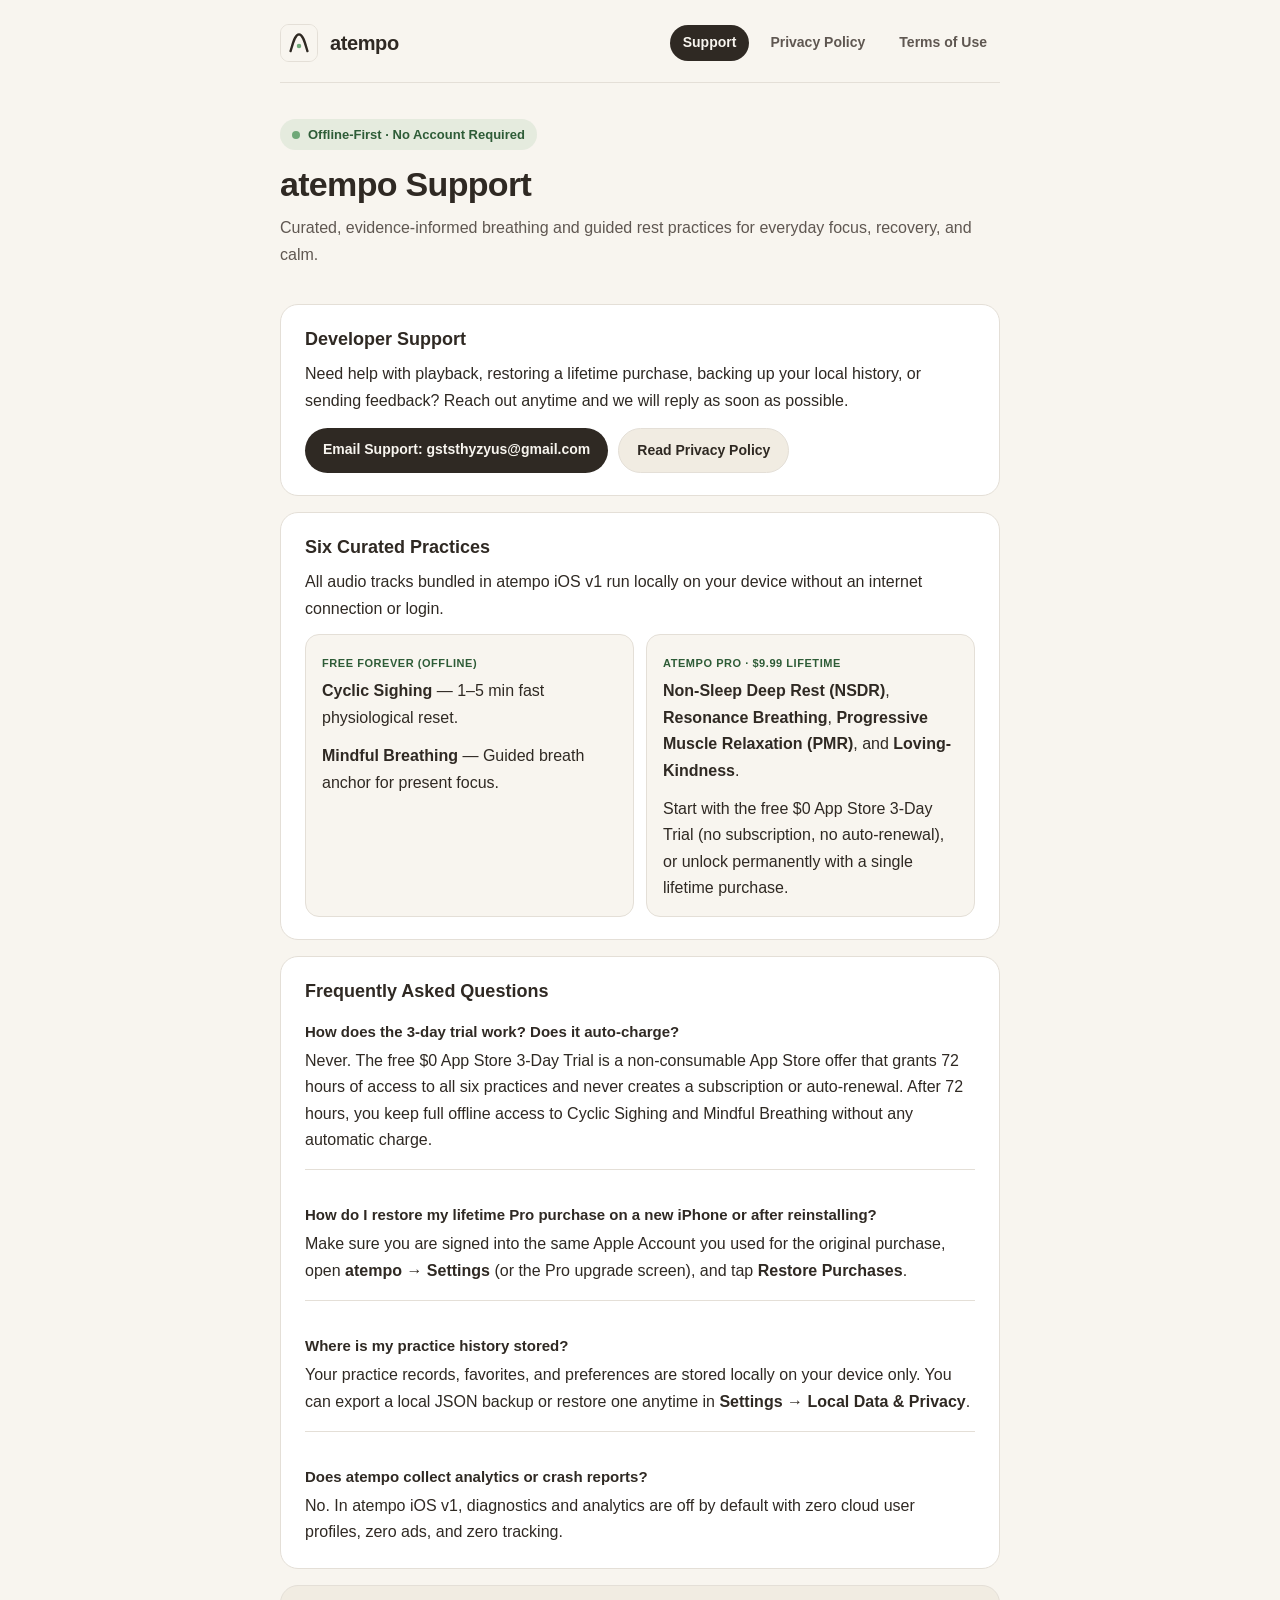
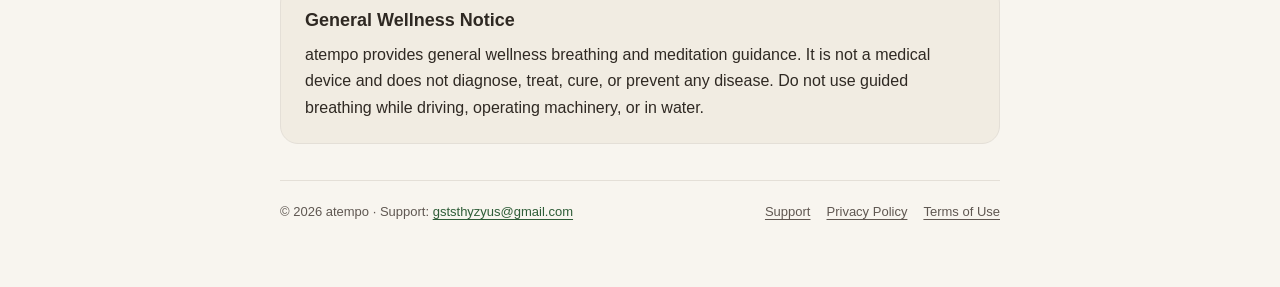
<file: index.html>
<!DOCTYPE html>
<html lang="en">
<head>
  <meta charset="utf-8">
  <meta name="viewport" content="width=device-width, initial-scale=1.0">
  <title>atempo — Support &amp; App Information</title>
  <meta name="description" content="Official support, FAQ, pricing details, and privacy overview for atempo, an offline-first breathing and meditation toolbox for iOS.">
  <link rel="icon" type="image/png" sizes="32x32" href="./assets/icon-32.png">
  <link rel="apple-touch-icon" sizes="180x180" href="./assets/icon-180.png">
  <link rel="stylesheet" href="./styles.css">
</head>
<body>
  <div class="wrap">
    <header class="site-header">
      <a class="brand" href="./">
        <img class="brand-mark" src="./assets/icon.svg" alt="atempo logo">
        <span class="brand-name">atempo</span>
      </a>
      <nav class="nav" aria-label="Primary">
        <a href="./" aria-current="page">Support</a>
        <a href="./privacy.html">Privacy Policy</a>
        <a href="./terms.html">Terms of Use</a>
      </nav>
    </header>

    <main>
      <section class="hero">
        <span class="badge"><span class="badge-dot" aria-hidden="true"></span>Offline-First · No Account Required</span>
        <h1>atempo Support</h1>
        <p class="lead">Curated, evidence-informed breathing and guided rest practices for everyday focus, recovery, and calm.</p>
      </section>

      <div class="stack">
        <section class="card" id="contact">
          <h2>Developer Support</h2>
          <p>Need help with playback, restoring a lifetime purchase, backing up your local history, or sending feedback? Reach out anytime and we will reply as soon as possible.</p>
          <div class="cta-row">
            <a class="btn btn-primary" href="mailto:gststhyzyus@gmail.com?subject=atempo%20iOS%20Support">Email Support: gststhyzyus@gmail.com</a>
            <a class="btn btn-secondary" href="./privacy.html">Read Privacy Policy</a>
          </div>
        </section>

        <section class="card">
          <h2>Six Curated Practices</h2>
          <p>All audio tracks bundled in atempo iOS v1 run locally on your device without an internet connection or login.</p>
          <div class="grid-two">
            <div class="mini-box">
              <span class="mini-label">Free Forever (Offline)</span>
              <p><strong>Cyclic Sighing</strong> — 1–5 min fast physiological reset.</p>
              <p><strong>Mindful Breathing</strong> — Guided breath anchor for present focus.</p>
            </div>
            <div class="mini-box">
              <span class="mini-label">atempo Pro · $9.99 Lifetime</span>
              <p><strong>Non-Sleep Deep Rest (NSDR)</strong>, <strong>Resonance Breathing</strong>, <strong>Progressive Muscle Relaxation (PMR)</strong>, and <strong>Loving-Kindness</strong>.</p>
              <p>Start with the free $0 App Store 3-Day Trial (no subscription, no auto-renewal), or unlock permanently with a single lifetime purchase.</p>
            </div>
          </div>
        </section>

        <section class="card" id="faq">
          <h2>Frequently Asked Questions</h2>

          <div class="faq-item">
            <h3>How does the 3-day trial work? Does it auto-charge?</h3>
            <p>Never. The free $0 App Store 3-Day Trial is a non-consumable App Store offer that grants 72 hours of access to all six practices and never creates a subscription or auto-renewal. After 72 hours, you keep full offline access to Cyclic Sighing and Mindful Breathing without any automatic charge.</p>
          </div>

          <div class="faq-item">
            <h3>How do I restore my lifetime Pro purchase on a new iPhone or after reinstalling?</h3>
            <p>Make sure you are signed into the same Apple Account you used for the original purchase, open <strong>atempo → Settings</strong> (or the Pro upgrade screen), and tap <strong>Restore Purchases</strong>.</p>
          </div>

          <div class="faq-item">
            <h3>Where is my practice history stored?</h3>
            <p>Your practice records, favorites, and preferences are stored locally on your device only. You can export a local JSON backup or restore one anytime in <strong>Settings → Local Data &amp; Privacy</strong>.</p>
          </div>

          <div class="faq-item">
            <h3>Does atempo collect analytics or crash reports?</h3>
            <p>No. In atempo iOS v1, diagnostics and analytics are off by default with zero cloud user profiles, zero ads, and zero tracking.</p>
          </div>
        </section>

        <section class="card card-subtle">
          <h2>General Wellness Notice</h2>
          <p>atempo provides general wellness breathing and meditation guidance. It is not a medical device and does not diagnose, treat, cure, or prevent any disease. Do not use guided breathing while driving, operating machinery, or in water.</p>
        </section>
      </div>
    </main>

    <footer class="site-footer">
      <span>&copy; 2026 atempo · Support: <a href="mailto:gststhyzyus@gmail.com">gststhyzyus@gmail.com</a></span>
      <div class="footer-links">
        <a href="./">Support</a>
        <a href="./privacy.html">Privacy Policy</a>
        <a href="./terms.html">Terms of Use</a>
      </div>
    </footer>
  </div>
</body>
</html>
</file>
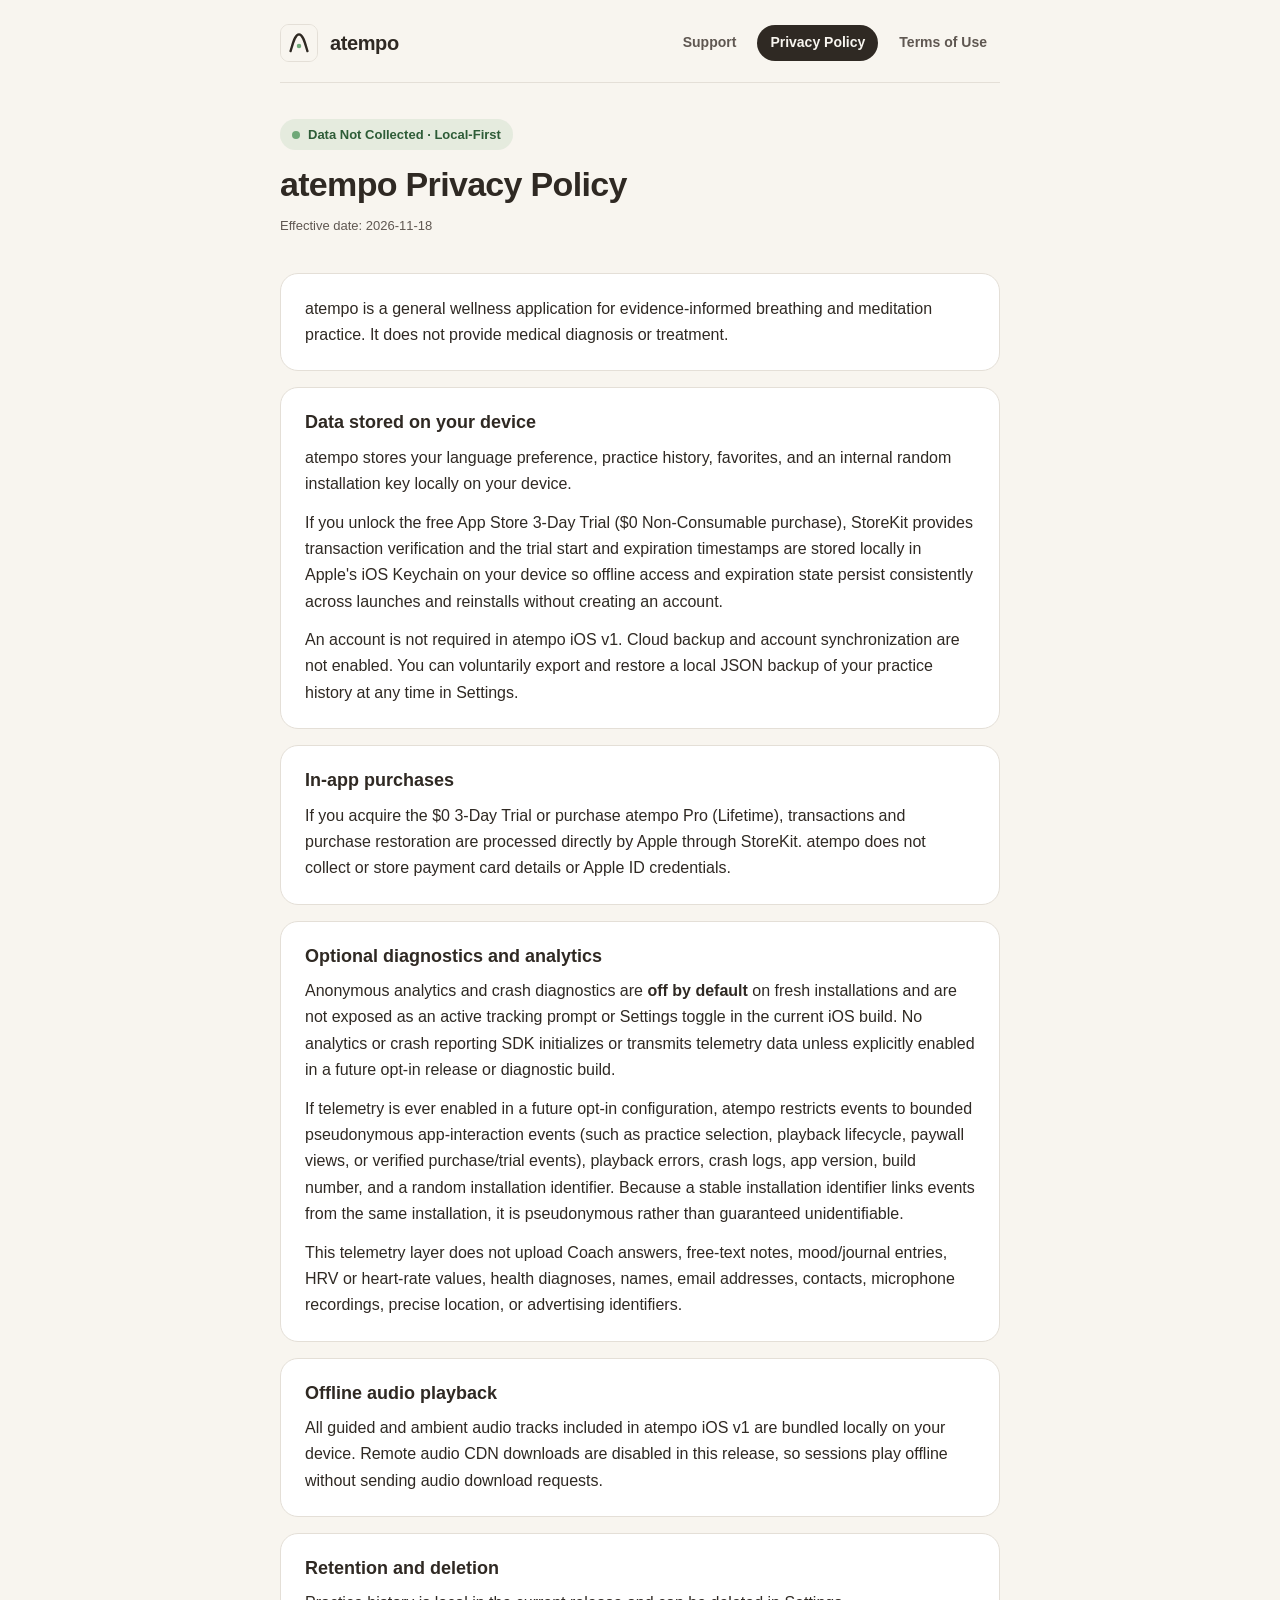
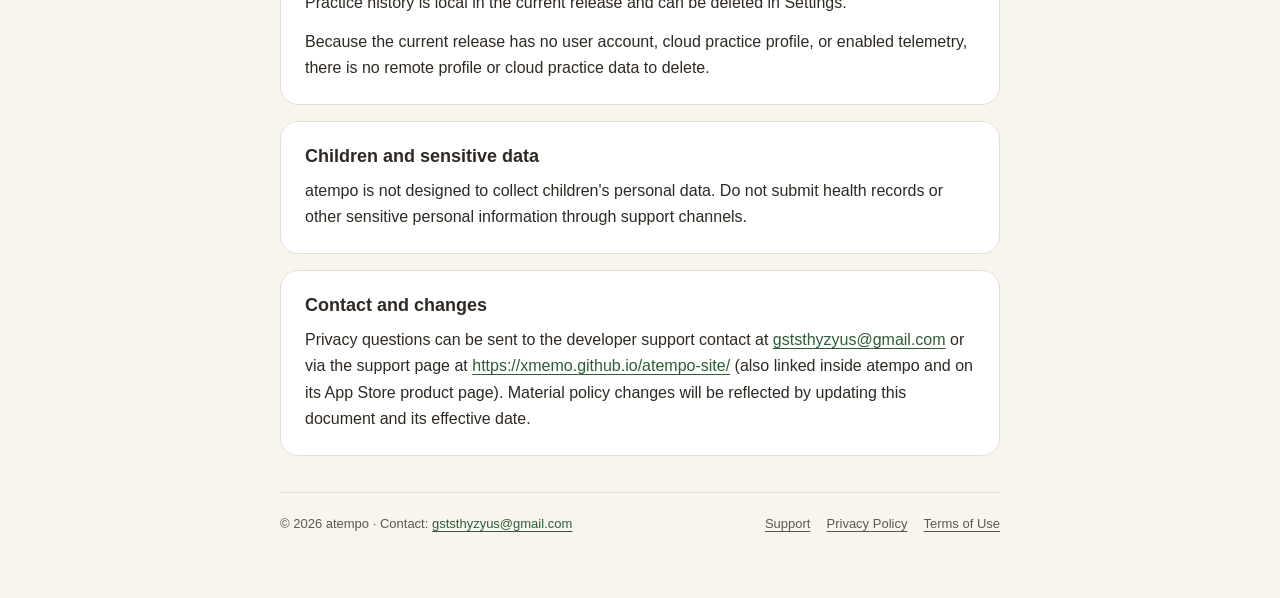
<file: privacy.html>
<!DOCTYPE html>
<html lang="en">
<head>
  <meta charset="utf-8">
  <meta name="viewport" content="width=device-width, initial-scale=1.0">
  <title>Privacy Policy — atempo</title>
  <meta name="description" content="Privacy Policy for atempo iOS v1. Local-first storage, no account required, zero tracking by default.">
  <link rel="icon" type="image/png" sizes="32x32" href="./assets/icon-32.png">
  <link rel="apple-touch-icon" sizes="180x180" href="./assets/icon-180.png">
  <link rel="stylesheet" href="./styles.css">
</head>
<body>
  <div class="wrap">
    <header class="site-header">
      <a class="brand" href="./">
        <img class="brand-mark" src="./assets/icon.svg" alt="atempo logo">
        <span class="brand-name">atempo</span>
      </a>
      <nav class="nav" aria-label="Primary">
        <a href="./">Support</a>
        <a href="./privacy.html" aria-current="page">Privacy Policy</a>
        <a href="./terms.html">Terms of Use</a>
      </nav>
    </header>

    <main>
      <section class="hero">
        <span class="badge"><span class="badge-dot" aria-hidden="true"></span>Data Not Collected · Local-First</span>
        <h1>atempo Privacy Policy</h1>
        <p class="meta-date">Effective date: 2026-11-18</p>
      </section>

      <div class="stack">
        <section class="card">
          <p>atempo is a general wellness application for evidence-informed breathing and meditation practice. It does not provide medical diagnosis or treatment.</p>
        </section>

        <section class="card">
          <h2>Data stored on your device</h2>
          <p>atempo stores your language preference, practice history, favorites, and an internal random installation key locally on your device.</p>
          <p>If you unlock the free App Store 3-Day Trial ($0 Non-Consumable purchase), StoreKit provides transaction verification and the trial start and expiration timestamps are stored locally in Apple's iOS Keychain on your device so offline access and expiration state persist consistently across launches and reinstalls without creating an account.</p>
          <p>An account is not required in atempo iOS v1. Cloud backup and account synchronization are not enabled. You can voluntarily export and restore a local JSON backup of your practice history at any time in Settings.</p>
        </section>

        <section class="card">
          <h2>In-app purchases</h2>
          <p>If you acquire the $0 3-Day Trial or purchase atempo Pro (Lifetime), transactions and purchase restoration are processed directly by Apple through StoreKit. atempo does not collect or store payment card details or Apple ID credentials.</p>
        </section>

        <section class="card">
          <h2>Optional diagnostics and analytics</h2>
          <p>Anonymous analytics and crash diagnostics are <strong>off by default</strong> on fresh installations and are not exposed as an active tracking prompt or Settings toggle in the current iOS build. No analytics or crash reporting SDK initializes or transmits telemetry data unless explicitly enabled in a future opt-in release or diagnostic build.</p>
          <p>If telemetry is ever enabled in a future opt-in configuration, atempo restricts events to bounded pseudonymous app-interaction events (such as practice selection, playback lifecycle, paywall views, or verified purchase/trial events), playback errors, crash logs, app version, build number, and a random installation identifier. Because a stable installation identifier links events from the same installation, it is pseudonymous rather than guaranteed unidentifiable.</p>
          <p>This telemetry layer does not upload Coach answers, free-text notes, mood/journal entries, HRV or heart-rate values, health diagnoses, names, email addresses, contacts, microphone recordings, precise location, or advertising identifiers.</p>
        </section>

        <section class="card">
          <h2>Offline audio playback</h2>
          <p>All guided and ambient audio tracks included in atempo iOS v1 are bundled locally on your device. Remote audio CDN downloads are disabled in this release, so sessions play offline without sending audio download requests.</p>
        </section>

        <section class="card">
          <h2>Retention and deletion</h2>
          <p>Practice history is local in the current release and can be deleted in Settings.</p>
          <p>Because the current release has no user account, cloud practice profile, or enabled telemetry, there is no remote profile or cloud practice data to delete.</p>
        </section>

        <section class="card">
          <h2>Children and sensitive data</h2>
          <p>atempo is not designed to collect children's personal data. Do not submit health records or other sensitive personal information through support channels.</p>
        </section>

        <section class="card">
          <h2>Contact and changes</h2>
          <p>Privacy questions can be sent to the developer support contact at <a href="mailto:gststhyzyus@gmail.com">gststhyzyus@gmail.com</a> or via the support page at <a href="https://xmemo.github.io/atempo-site/">https://xmemo.github.io/atempo-site/</a> (also linked inside atempo and on its App Store product page). Material policy changes will be reflected by updating this document and its effective date.</p>
        </section>
      </div>
    </main>

    <footer class="site-footer">
      <span>&copy; 2026 atempo · Contact: <a href="mailto:gststhyzyus@gmail.com">gststhyzyus@gmail.com</a></span>
      <div class="footer-links">
        <a href="./">Support</a>
        <a href="./privacy.html">Privacy Policy</a>
        <a href="./terms.html">Terms of Use</a>
      </div>
    </footer>
  </div>
</body>
</html>
</file>
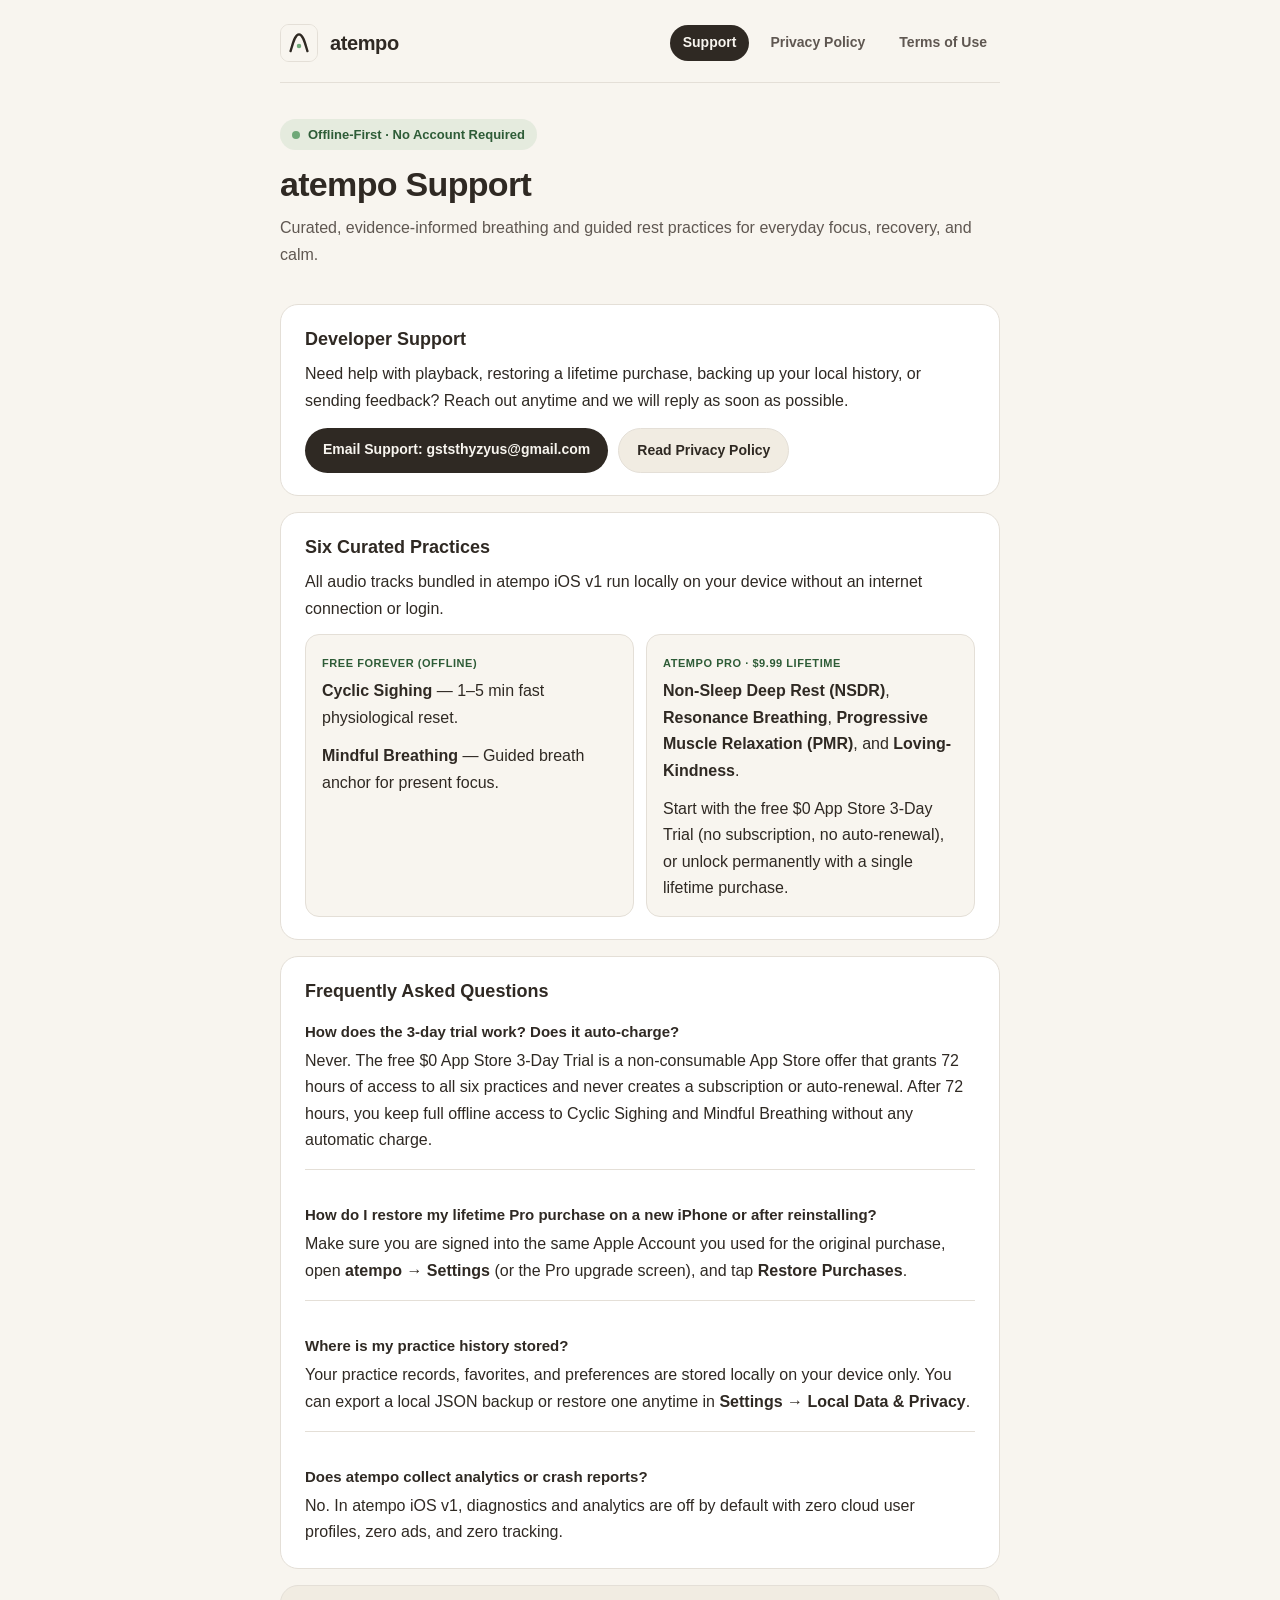
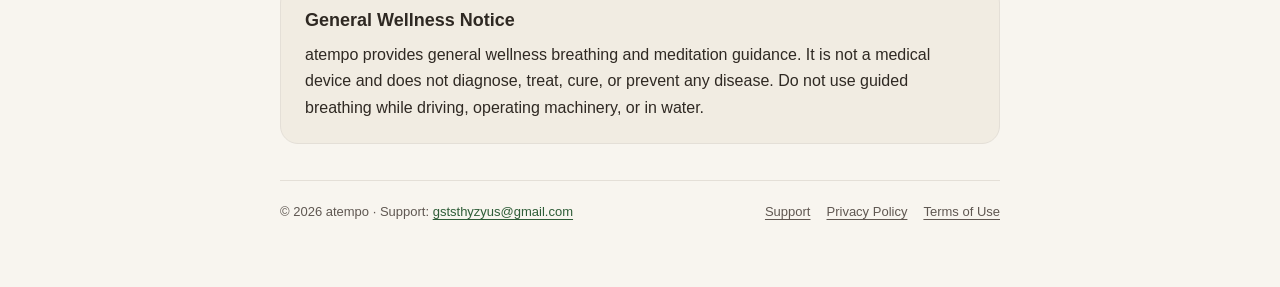
<file: support.html>
<!DOCTYPE html>
<html lang="en">
<head>
  <meta charset="utf-8">
  <meta name="viewport" content="width=device-width, initial-scale=1.0">
  <title>Support — atempo</title>
  <meta http-equiv="refresh" content="0; url=./">
  <link rel="canonical" href="https://xmemo.github.io/atempo-site/">
  <link rel="icon" type="image/png" sizes="32x32" href="./assets/icon-32.png">
  <link rel="stylesheet" href="./styles.css">
</head>
<body>
  <div class="wrap" style="padding-top: 48px;">
    <section class="card">
      <h1>atempo Support</h1>
      <p>Redirecting to the support page: <a href="./">https://xmemo.github.io/atempo-site/</a></p>
      <p>Direct contact: <a href="mailto:gststhyzyus@gmail.com">gststhyzyus@gmail.com</a></p>
    </section>
  </div>
</body>
</html>
</file>
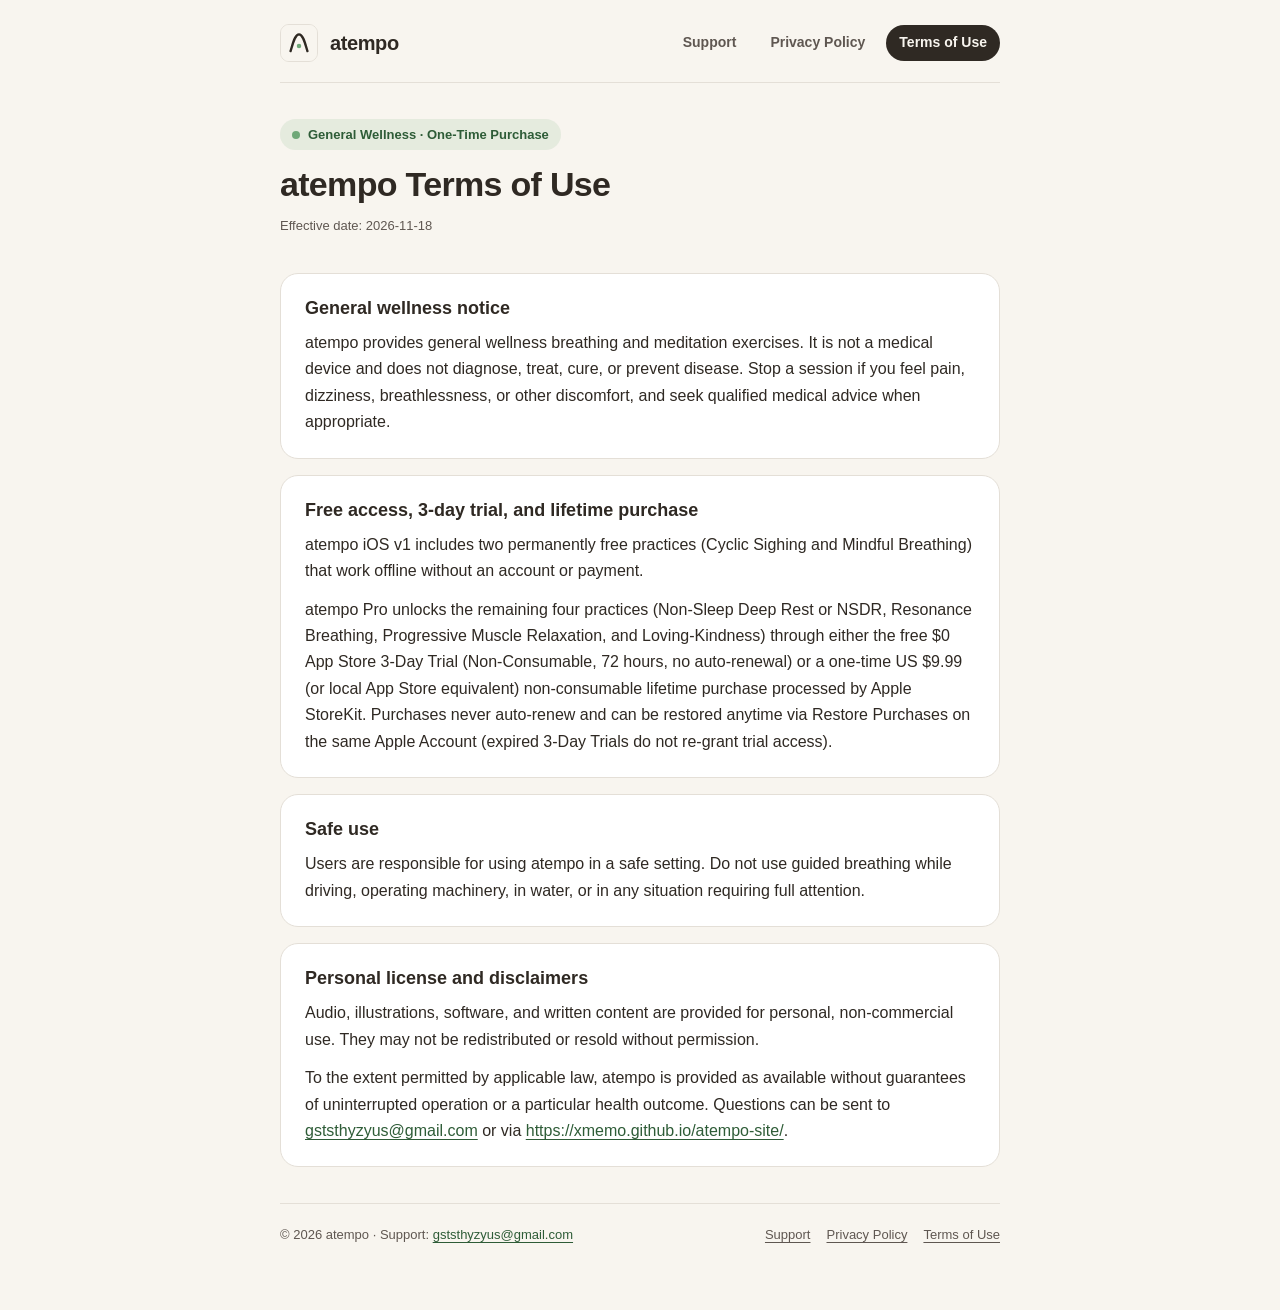
<file: terms.html>
<!DOCTYPE html>
<html lang="en">
<head>
  <meta charset="utf-8">
  <meta name="viewport" content="width=device-width, initial-scale=1.0">
  <title>Terms of Use — atempo</title>
  <meta name="description" content="Terms of Use for atempo iOS v1, including general wellness disclaimer, free practices, 3-day trial, and lifetime purchase terms.">
  <link rel="icon" type="image/png" sizes="32x32" href="./assets/icon-32.png">
  <link rel="apple-touch-icon" sizes="180x180" href="./assets/icon-180.png">
  <link rel="stylesheet" href="./styles.css">
</head>
<body>
  <div class="wrap">
    <header class="site-header">
      <a class="brand" href="./">
        <img class="brand-mark" src="./assets/icon.svg" alt="atempo logo">
        <span class="brand-name">atempo</span>
      </a>
      <nav class="nav" aria-label="Primary">
        <a href="./">Support</a>
        <a href="./privacy.html">Privacy Policy</a>
        <a href="./terms.html" aria-current="page">Terms of Use</a>
      </nav>
    </header>

    <main>
      <section class="hero">
        <span class="badge"><span class="badge-dot" aria-hidden="true"></span>General Wellness · One-Time Purchase</span>
        <h1>atempo Terms of Use</h1>
        <p class="meta-date">Effective date: 2026-11-18</p>
      </section>

      <div class="stack">
        <section class="card">
          <h2>General wellness notice</h2>
          <p>atempo provides general wellness breathing and meditation exercises. It is not a medical device and does not diagnose, treat, cure, or prevent disease. Stop a session if you feel pain, dizziness, breathlessness, or other discomfort, and seek qualified medical advice when appropriate.</p>
        </section>

        <section class="card">
          <h2>Free access, 3-day trial, and lifetime purchase</h2>
          <p>atempo iOS v1 includes two permanently free practices (Cyclic Sighing and Mindful Breathing) that work offline without an account or payment.</p>
          <p>atempo Pro unlocks the remaining four practices (Non-Sleep Deep Rest or NSDR, Resonance Breathing, Progressive Muscle Relaxation, and Loving-Kindness) through either the free $0 App Store 3-Day Trial (Non-Consumable, 72 hours, no auto-renewal) or a one-time US $9.99 (or local App Store equivalent) non-consumable lifetime purchase processed by Apple StoreKit. Purchases never auto-renew and can be restored anytime via Restore Purchases on the same Apple Account (expired 3-Day Trials do not re-grant trial access).</p>
        </section>

        <section class="card">
          <h2>Safe use</h2>
          <p>Users are responsible for using atempo in a safe setting. Do not use guided breathing while driving, operating machinery, in water, or in any situation requiring full attention.</p>
        </section>

        <section class="card">
          <h2>Personal license and disclaimers</h2>
          <p>Audio, illustrations, software, and written content are provided for personal, non-commercial use. They may not be redistributed or resold without permission.</p>
          <p>To the extent permitted by applicable law, atempo is provided as available without guarantees of uninterrupted operation or a particular health outcome. Questions can be sent to <a href="mailto:gststhyzyus@gmail.com">gststhyzyus@gmail.com</a> or via <a href="https://xmemo.github.io/atempo-site/">https://xmemo.github.io/atempo-site/</a>.</p>
        </section>
      </div>
    </main>

    <footer class="site-footer">
      <span>&copy; 2026 atempo · Support: <a href="mailto:gststhyzyus@gmail.com">gststhyzyus@gmail.com</a></span>
      <div class="footer-links">
        <a href="./">Support</a>
        <a href="./privacy.html">Privacy Policy</a>
        <a href="./terms.html">Terms of Use</a>
      </div>
    </footer>
  </div>
</body>
</html>
</file>
<file: styles.css>
:root {
  --paper: #f8f5ef;
  --paper-card: #ffffff;
  --paper-subtle: #f1ece2;
  --ink: #2f2923;
  --ink-muted: #5f5751;
  --rule: #e4dfd7;
  --sage: #6fa878;
  --sage-soft: rgba(111, 168, 120, 0.14);
  --sage-text: #2e5c37;
  --radius-card: 18px;
  --radius-pill: 999px;
}

* {
  box-sizing: border-box;
}

html {
  -webkit-text-size-adjust: 100%;
  background: var(--paper);
  color: var(--ink);
  font-family: -apple-system, BlinkMacSystemFont, "SF Pro Text", "PingFang SC", "Hiragino Sans GB", "Helvetica Neue", sans-serif;
  line-height: 1.65;
}

body {
  margin: 0;
  padding: 0 20px 64px;
}

a {
  color: var(--sage-text);
  text-decoration-thickness: 1px;
  text-underline-offset: 3px;
}

a:hover {
  opacity: 0.82;
}

.wrap {
  max-width: 720px;
  margin: 0 auto;
}

.site-header {
  display: flex;
  flex-wrap: wrap;
  align-items: center;
  justify-content: space-between;
  gap: 16px;
  padding: 24px 0 20px;
  border-bottom: 1px solid var(--rule);
}

.brand {
  display: inline-flex;
  align-items: center;
  gap: 12px;
  text-decoration: none;
  color: var(--ink);
}

.brand-mark {
  width: 38px;
  height: 38px;
  border-radius: 9px;
  border: 1px solid var(--rule);
  display: block;
}

.brand-name {
  font-size: 20px;
  font-weight: 700;
  letter-spacing: -0.02em;
}

.nav {
  display: flex;
  flex-wrap: wrap;
  gap: 8px;
}

.nav a {
  display: inline-block;
  padding: 6px 13px;
  border-radius: var(--radius-pill);
  font-size: 14px;
  font-weight: 600;
  color: var(--ink-muted);
  text-decoration: none;
}

.nav a[aria-current="page"] {
  background: var(--ink);
  color: var(--paper);
}

.hero {
  padding: 36px 0 24px;
}

.badge {
  display: inline-flex;
  align-items: center;
  gap: 8px;
  padding: 5px 12px;
  border-radius: var(--radius-pill);
  background: var(--sage-soft);
  color: var(--sage-text);
  font-size: 13px;
  font-weight: 600;
  margin-bottom: 14px;
}

.badge-dot {
  width: 8px;
  height: 8px;
  border-radius: 50%;
  background: var(--sage);
}

h1 {
  margin: 0 0 10px;
  font-size: clamp(26px, 4vw, 34px);
  line-height: 1.2;
  letter-spacing: -0.02em;
}

.lead {
  margin: 0;
  color: var(--ink-muted);
  font-size: 16px;
}

.meta-date {
  margin: 8px 0 0;
  font-size: 13px;
  color: var(--ink-muted);
}

.stack {
  display: flex;
  flex-direction: column;
  gap: 16px;
  margin-top: 12px;
}

.card {
  background: var(--paper-card);
  border: 1px solid var(--rule);
  border-radius: var(--radius-card);
  padding: 22px 24px;
}

.card-subtle {
  background: var(--paper-subtle);
}

h2 {
  margin: 0 0 10px;
  font-size: 18px;
  line-height: 1.35;
}

h3 {
  margin: 18px 0 6px;
  font-size: 15px;
  line-height: 1.4;
}

p {
  margin: 0 0 12px;
}

p:last-child {
  margin-bottom: 0;
}

ul {
  margin: 0 0 12px;
  padding-left: 20px;
}

ul:last-child {
  margin-bottom: 0;
}

li {
  margin-bottom: 6px;
}

.cta-row {
  display: flex;
  flex-wrap: wrap;
  gap: 10px;
  margin-top: 14px;
}

.btn {
  display: inline-block;
  padding: 10px 18px;
  border-radius: var(--radius-pill);
  font-size: 14px;
  font-weight: 600;
  text-decoration: none;
}

.btn-primary {
  background: var(--ink);
  color: var(--paper);
}

.btn-secondary {
  background: var(--paper-subtle);
  color: var(--ink);
  border: 1px solid var(--rule);
}

.grid-two {
  display: grid;
  grid-template-columns: repeat(auto-fit, minmax(240px, 1fr));
  gap: 12px;
  margin-top: 12px;
}

.mini-box {
  background: var(--paper);
  border: 1px solid var(--rule);
  border-radius: 14px;
  padding: 14px 16px;
}

.mini-label {
  display: inline-block;
  font-size: 11px;
  font-weight: 700;
  letter-spacing: 0.05em;
  text-transform: uppercase;
  color: var(--sage-text);
  margin-bottom: 6px;
}

.faq-item + .faq-item {
  margin-top: 16px;
  padding-top: 16px;
  border-top: 1px solid var(--rule);
}

.site-footer {
  margin-top: 36px;
  padding-top: 20px;
  border-top: 1px solid var(--rule);
  display: flex;
  flex-wrap: wrap;
  justify-content: space-between;
  gap: 12px;
  font-size: 13px;
  color: var(--ink-muted);
}

.footer-links {
  display: flex;
  flex-wrap: wrap;
  gap: 16px;
}

.footer-links a {
  color: var(--ink-muted);
}

@media (max-width: 520px) {
  body {
    padding: 0 16px 48px;
  }
  .card {
    padding: 18px 18px;
  }
}
</file>
